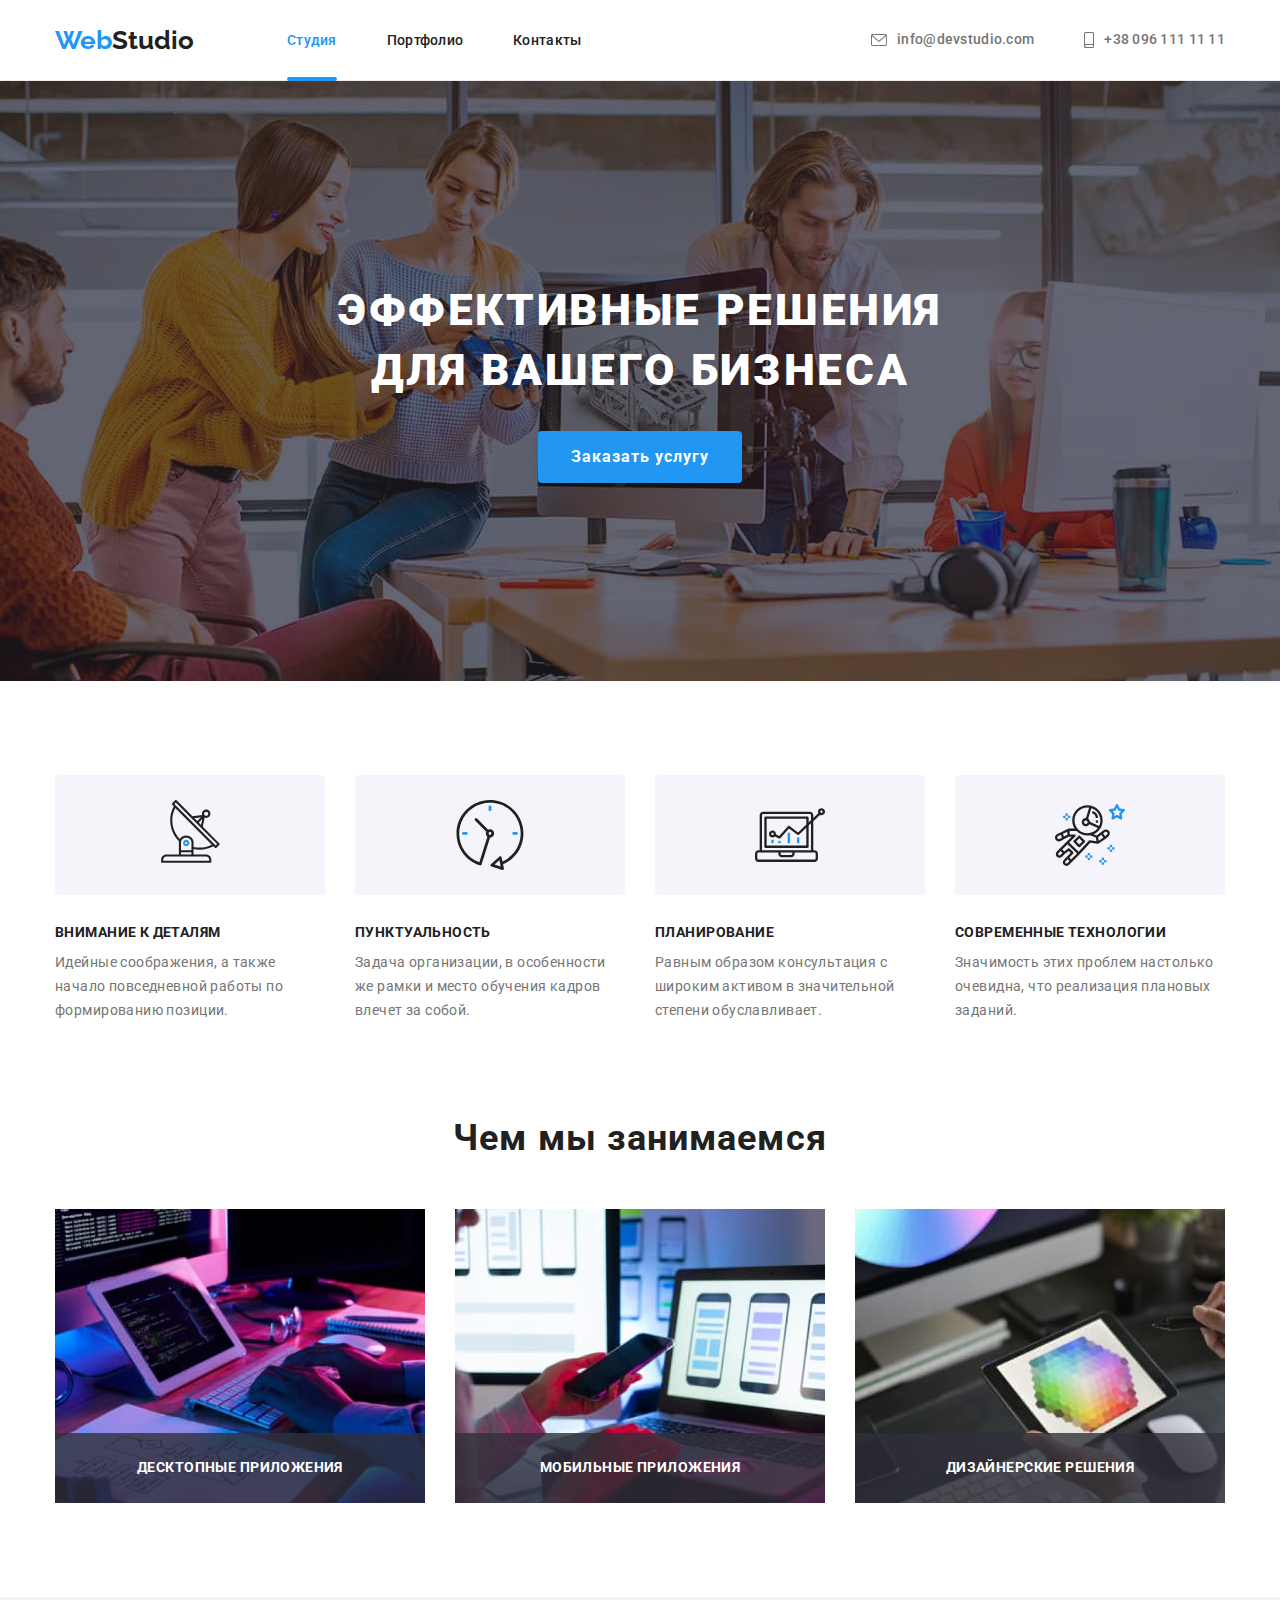
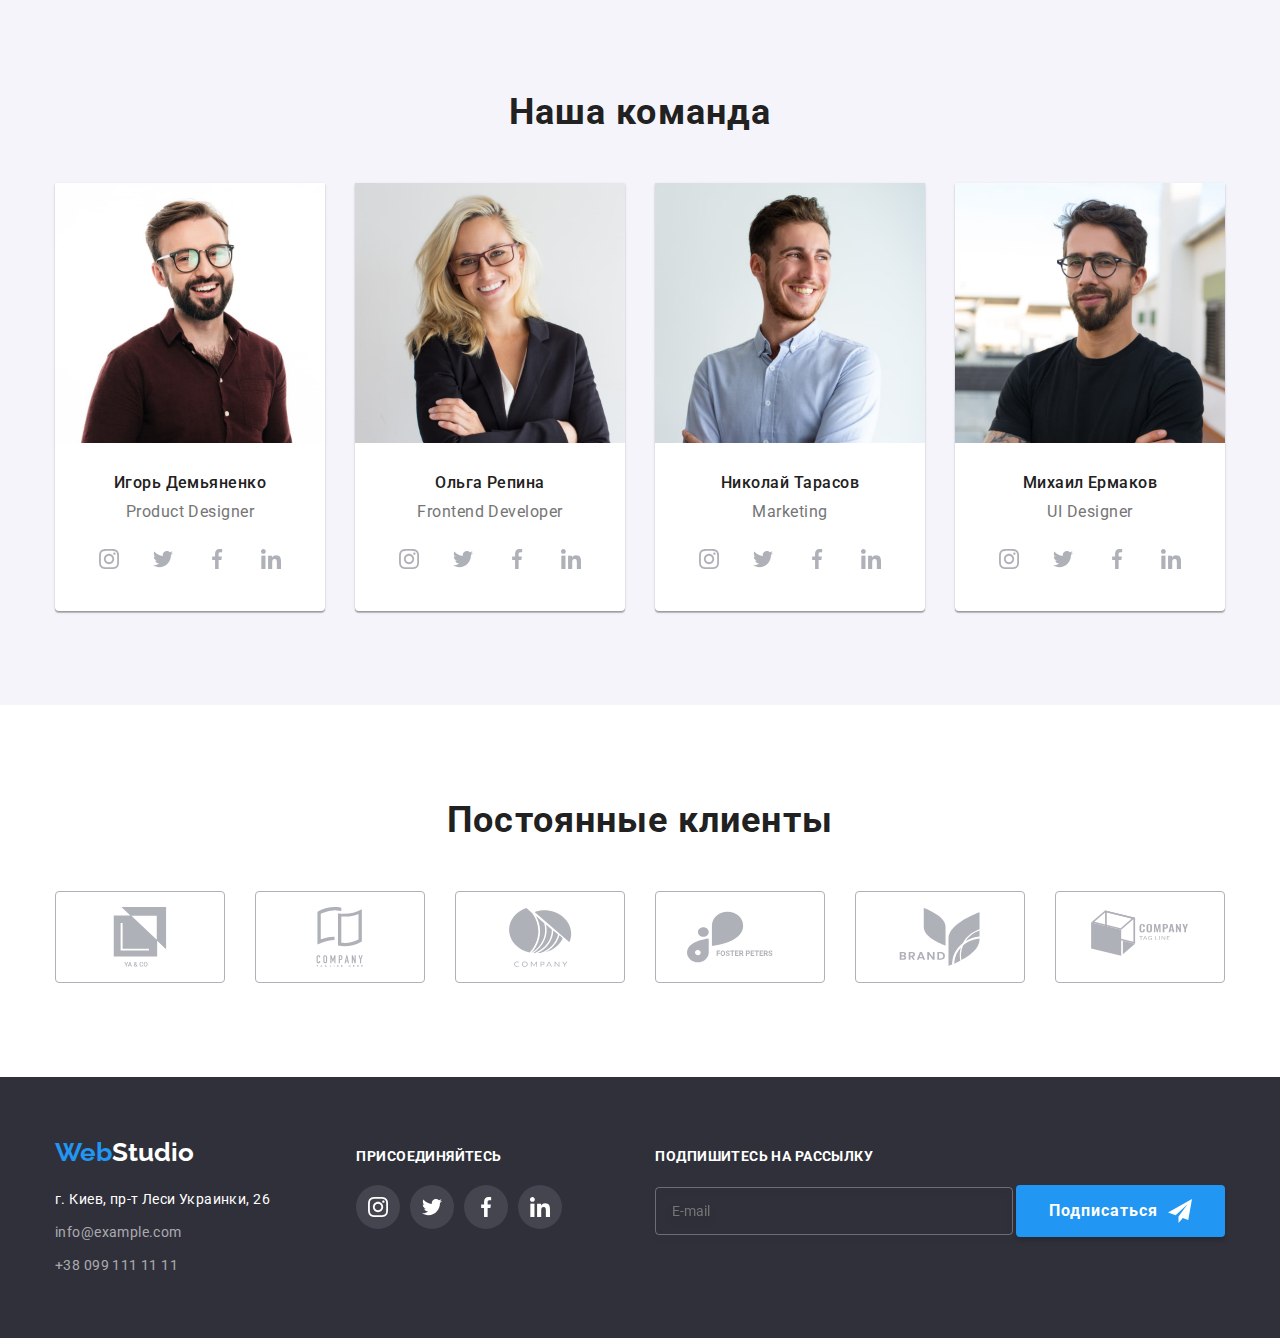
<file: index.html>
<!DOCTYPE html>
<html lang="ru">

<head>
	<meta charset="UTF-8" />
	<meta http-equiv="X-UA-Compatible" content="IE=edge" />
	<meta name="viewport" content="width=device-width, initial-scale=1.0" />
	<title>WebStudio</title>
	<link rel="preconnect" href="https://fonts.googleapis.com" />
	<link rel="preconnect" href="https://fonts.gstatic.com" crossorigin />
	<link href="https://fonts.googleapis.com/css2?family=Raleway:wght@700&family=Roboto:wght@400;500;700;900&display=swap"
		rel="stylesheet" />
	<link rel="stylesheet"
		href="https://cdnjs.cloudflare.com/ajax/libs/modern-normalize/1.1.0/modern-normalize.min.css" />
	<link rel="stylesheet" href="./css/main.min.css" />
</head>

<body>
	<!--header-->
	<header class="header">
		<div class="header__content container">
			<nav class="main__nav">
				<a class="logo" href="./index.html"><span class="logo__accent">Web</span>Studio</a>
				<ul class="site--nav">
					<li class="site--nav__item">
						<a href="./index.html" class="site--nav__link site--nav__current">Студия</a>
					</li>
					<li class="site--nav__item">
						<a href="./portfolio.html" class="site--nav__link ">Портфолио</a>
					</li>
					<li class="site--nav__item">
						<a href="#" class="site--nav__link">Контакты</a>
					</li>
				</ul>
			</nav>
			<ul class="connection">
				<li class="connection__item">
					<a href="mailto:info@devstudio.com" class="connection__link">
						<svg class="contact__icon" width="16px" height="12px">
							<use href="./images/sprite/sprite.svg#envelope"></use>
						</svg>
						info@devstudio.com
					</a>
				</li>
				<li class="connection__item">
					<a href="tel:+380961111111" class="connection__link">
						<svg class="contact__icon" width="10px" height="16px">
							<use href="./images/sprite/sprite.svg#smartphone"></use>
						</svg>
						+38 096 111 11 11
					</a>
				</li>
			</ul>
		</div>
	</header>
	<main>
		<!--hero-->
		<section class="hero">
			<h1 class="hero__title">Эффективные решения для вашего бизнеса</h1>
			<button type="button" class=" hero__button" data-modal-open>Заказать услугу</button>
		</section>
		<!--benefits-->
		<section class="section">
			<div class="container">
				<h2 class="visually--hidden">Наши преимущества</h2>
				<!-- скрито в css -->
				<ul class="benefits">
					<li class="benefits__item">
						<div class="benefits__icon-container">
							<svg class="benefits__icon" width="70px" height="70px">
								<use href="./images/sprite/sprite.svg#antenna"></use>
							</svg>
						</div>
						<h3 class="benefits__title">Внимание к деталям</h3>
						<p class="benefits__text">
							Идейные соображения, а также начало повседневной работы по формированию позиции.
						</p>
					</li>
					<li class="benefits__item">
						<div class="benefits__icon-container">
							<svg class="benefits__icon" width="70px" height="70px">
								<use href="./images/sprite/sprite.svg#clock"></use>
							</svg>
						</div>
						<h3 class="benefits__title">Пунктуальность</h3>
						<p class="benefits__text">
							Задача организации, в особенности же рамки и место обучения кадров влечет за собой.
						</p>
					</li>
					<li class="benefits__item">
						<div class="benefits__icon-container">
							<svg class="benefits__icon" width="70px" height="70px">
								<use href="./images/sprite/sprite.svg#diagram"></use>
							</svg>
						</div>
						<h3 class="benefits__title">Планирование</h3>
						<p class="benefits__text">
							Равным образом консультация с широким активом в значительной степени обуславливает.
						</p>
					</li>
					<li class="benefits__item">
						<div class="benefits__icon-container">
							<svg class="benefits__icon" width="70px" height="70px">
								<use href="./images/sprite/sprite.svg#astronaut"></use>
							</svg>
						</div>
						<h3 class="benefits__title">Современные технологии</h3>
						<p class="benefits__text">
							Значимость этих проблем настолько очевидна, что реализация плановых заданий.
						</p>
					</li>
				</ul>
			</div>
		</section>
		<!--services-->
		<section class="section section__no-pading-top">
			<div class="container">
				<h2 class="section__title">Чем мы занимаемся</h2>
				<ul class="services">
					<li class="services__item">
						<div class="services__thumb">
							<img src="./images/work/work1.jpg" alt="Десктопные приложения" width="370" height="294" />
							<div class="services__overlay">
								<p class="services__name">Десктопные приложения</p>
							</div>
						</div>
					</li>
					<li class="services__item">
						<div class="services__thumb">
							<img src="./images/work/work2.jpg" alt="Мобильные приложения" width="370" height="294" />
							<div class="services__overlay">
								<p class="services__name">Мобильные приложения</p>
							</div>
						</div>
					</li>
					<li class="services__item">
						<div class="services__thumb">
							<img src="./images/work/work3.jpg" alt="Дизайнерские решения" width="370" height="294" />
							<div class="services__overlay">
								<p class="services__name">Дизайнерские решения</p>
							</div>
						</div>
					</li>
				</ul>
			</div>
		</section>
		<!--team-->
		<section class="section section__gray-background">
			<div class="container">
				<h2 class="section__title">Наша команда</h2>
				<ul class="team">
					<li class="team__item">
						<img class="team__photo" src="./images/employee/employee1.jpg" alt="Игорь Демьяненко" width="270"
							height="260" />
						<div class="team__card-information">
							<h3 class="team__title">Игорь Демьяненко</h3>
							<p lang="en" class="team__text">Product Designer</p>
							<ul class="social">
								<li class="social__item">
									<a class="social__link" href="#">
										<svg class="social__icon" width="20px" height="20px">
											<use href="./images/sprite/sprite.svg#instagram"></use>
										</svg>
									</a>
								</li>
								<li class="social__item">
									<a class="social__link" href="#">
										<svg class="social__icon" width="20px" height="20px">
											<use href="./images/sprite/sprite.svg#twitter"></use>
										</svg>
									</a>
								</li>
								<li class="social__item">
									<a class="social__link" href="#">
										<svg class="social__icon" width="20px" height="20px">
											<use href="./images/sprite/sprite.svg#facebook"></use>
										</svg>
									</a>
								</li>
								<li class="social__item">
									<a class="social__link" href="#">
										<svg class="social__icon" width="20px" height="20px">
											<use href="./images/sprite/sprite.svg#linkedin"></use>
										</svg>
									</a>
								</li>
							</ul>
						</div>
					</li>
					<li class="team__item">
						<img class="team__photo" src="./images/employee/employee2.jpg" alt="Ольга Репина" width="270"
							height="260" />
						<div class="team__card-information">
							<h3 class="team__title">Ольга Репина</h3>
							<p lang="en" class="team__text">Frontend Developer</p>
							<ul class="social">
								<li class="social__item">
									<a class="social__link" href="#">
										<svg class="social__icon" width="20px" height="20px">
											<use href="./images/sprite/sprite.svg#instagram"></use>
										</svg>
									</a>
								</li>
								<li class="social__item">
									<a class="social__link" href="#">
										<svg class="social__icon" width="20px" height="20px">
											<use href="./images/sprite/sprite.svg#twitter"></use>
										</svg>
									</a>
								</li>
								<li class="social__item">
									<a class="social__link" href="#">
										<svg class="social__icon" width="20px" height="20px">
											<use href="./images/sprite/sprite.svg#facebook"></use>
										</svg>
									</a>
								</li>
								<li class="social__item">
									<a class="social__link" href="#">
										<svg class="social__icon" width="20px" height="20px">
											<use href="./images/sprite/sprite.svg#linkedin"></use>
										</svg>
									</a>
								</li>
							</ul>
						</div>
					</li>
					<li class="team__item">
						<img class="team__photo" src="./images/employee/employee3.jpg" alt="Николай Тарасов" width="270"
							height="260" />
						<div class="team__card-information">
							<h3 class="team__title">Николай Тарасов</h3>
							<p lang="en" class="team__text">Marketing</p>
							<ul class="social">
								<li class="social__item">
									<a class="social__link" href="#">
										<svg class="social__icon" width="20px" height="20px">
											<use href="./images/sprite/sprite.svg#instagram"></use>
										</svg>
									</a>
								</li>
								<li class="social__item">
									<a class="social__link" href="#">
										<svg class="social__icon" width="20px" height="20px">
											<use href="./images/sprite/sprite.svg#twitter"></use>
										</svg>
									</a>
								</li>
								<li class="social__item">
									<a class="social__link" href="#">
										<svg class="social__icon" width="20px" height="20px">
											<use href="./images/sprite/sprite.svg#facebook"></use>
										</svg>
									</a>
								</li>
								<li class="social__item">
									<a class="social__link" href="#">
										<svg class="social__icon" width="20px" height="20px">
											<use href="./images/sprite/sprite.svg#linkedin"></use>
										</svg>
									</a>
								</li>
							</ul>
						</div>
					</li>
					<li class="team__item">
						<img class="team__photo" src="./images/employee/employee4.jpg" alt="Михаил Ермаков" width="270"
							height="260" />
						<div class="team__card-information">
							<h3 class="team__title">Михаил Ермаков</h3>
							<p lang="en" class="team__text">UI Designer</p>
							<ul class="social">
								<li class="social__item">
									<a class="social__link" href="#">
										<svg class="social__icon" width="20px" height="20px">
											<use href="./images/sprite/sprite.svg#instagram"></use>
										</svg>
									</a>
								</li>
								<li class="social__item">
									<a class="social__link" href="#">
										<svg class="social__icon" width="20px" height="20px">
											<use href="./images/sprite/sprite.svg#twitter"></use>
										</svg>
									</a>
								</li>
								<li class="social__item">
									<a class="social__link" href="#">
										<svg class="social__icon" width="20px" height="20px">
											<use href="./images/sprite/sprite.svg#facebook"></use>
										</svg>
									</a>
								</li>
								<li class="social__item">
									<a class="social__link" href="#">
										<svg class="social__icon" width="20px" height="20px">
											<use href="./images/sprite/sprite.svg#linkedin"></use>
										</svg>
									</a>
								</li>
							</ul>
						</div>
					</li>
				</ul>
			</div>
		</section>
		<!-- clients -->
		<section class="section">
			<div class="container">
				<h2 class="section__title">Постоянные клиенты</h2>
				<ul class="clients">
					<li class="client__item">
						<a class="client__link" href="#">
							<svg class="client__icon" width="106px" height="60px">
								<use href="./images/sprite/sprite.svg#group-5"></use>
							</svg>
						</a>
					</li>
					<li class="client__item">
						<a class="client__link" href="#">
							<svg class="client__icon" width="106px" height="60px">
								<use href="./images/sprite/sprite.svg#group-4"></use>
							</svg>
						</a>
					</li>
					<li class="client__item">
						<a class="client__link" href="#">
							<svg class="client__icon" width="106px" height="60px">
								<use href="./images/sprite/sprite.svg#group-3"></use>
							</svg>
						</a>
					</li>
					<li class="client__item">
						<a class="client__link" href="#">
							<svg class="client__icon" width="106px" height="60px">
								<use href="./images/sprite/sprite.svg#group-6"></use>
							</svg>
						</a>
					</li>
					<li class="client__item">
						<a class="client__link" href="#">
							<svg class="client__icon" width="106px" height="60px">
								<use href="./images/sprite/sprite.svg#group-1"></use>
							</svg>
						</a>
					</li>
					<li class="client__item">
						<a class="client__link" href="#">
							<svg class="client__icon" width="106px" height="60px">
								<use href="./images/sprite/sprite.svg#group-2"></use>
							</svg>
						</a>
					</li>
				</ul>
			</div>
		</section>
	</main>
	<!--footer-->
	<footer class="footer__background">
		<div class="container footer">
			<div class="contacts__group">
				<a class="footer__logo" href="./index.html"><span class="footer__logo--accent">Web</span>Studio</a>
				<address>
					<ul class="contacts">
						<li class="contacts__item">
							<a class="contacts__location" href="https://www.google.com/maps/place/бул.+Леси+Украинки,+26,+Киев"
								target="_blank" rel="noreferrer noopener nofollow">г. Киев, пр-т Леси Украинки, 26</a>
						</li>
						<li class="contacts__item">
							<a class="contacts__mail-tel" href="mailto:info@example.com">info@example.com</a>
						</li>
						<li class="contacts__item">
							<a class="contacts__mail-tel" href="tel:+380991111111">+38 099 111 11 11</a>
						</li>
					</ul>
				</address>
			</div>
			<div class="links">
				<p class="links__text-title">присоединяйтесь</p>
				<ul class="links-list">
					<li class="links-list__item">
						<a class="links-list__link" href="#">
							<svg class="links-list__icon" width="20px" height="20px">
								<use href="./images/sprite/sprite.svg#instagram"></use>
							</svg>
						</a>
					</li>
					<li class="links-list__item">
						<a class="links-list__link" href="#">
							<svg class="links-list__icon" width="20px" height="20px">
								<use href="./images/sprite/sprite.svg#twitter"></use>
							</svg>
						</a>
					</li>
					<li class="links-list__item">
						<a class="links-list__link" href="#">
							<svg class="links-list__icon" width="20px" height="20px">
								<use href="./images/sprite/sprite.svg#facebook"></use>
							</svg>
						</a>
					</li>
					<li class="links-list__item">
						<a class="links-list__link" href="#">
							<svg class="links-list__icon" width="20px" height="20px">
								<use href="./images/sprite/sprite.svg#linkedin"></use>
							</svg>
						</a>
					</li>
				</ul>
			</div>
			<div class="footer-form">
				<p class="footer-text-title footer-form__footer-text-title">Подпишитесь на рассылку</p>
				<input class="footer-form__input-email" type="email" name="email" placeholder="E-mail" />
				<button class="button button--contained footer-form_button--contained" type="submit">
					Подписаться
					<svg class="button__icon" width="24px" height="24px">
						<use href="./images/sprite/sprite.svg#Telegram"></use>
					</svg>
				</button>
			</div>
		</div>
	</footer>
	<!-- modal win -->
	<div class="backdrop is-hidden" data-modal>
		<div class="modal__close">
			<button class="button__close" type="button" data-modal-close>
				<svg class="close__cross-icon" width="18px" height="18px">
					<use href="./images/sprite/sprite.svg#icon-Vector"></use>
				</svg>
			</button>
			<form class="modal__form" autocomplete="off">
				<p class="modal__form--text">Оставьте свои данные, мы вам перезвоним</p>

				<label class="modal_form-field">
					<span class="modal_form-description">Имя</span>
					<span class="modal_form-wrapper">
						<input type="text" name="user_name" class="modal_form-input" required pattern="^[a-zA-Zа-яА-ЯіїІЇ]+$"
							minlength="2" />
						<svg class="modal_input-icon" width="18" height="18">
							<use href="./images/sprite/sprite.svg#person"></use>
						</svg>
					</span>
				</label>

				<label class="modal_form-field">
					<span class="modal_form-description">Телефон</span>
					<span class="modal_form-wrapper">
						<input type="tel" name="user_phone" class="modal_form-input" pattern="[0-9]{3}[0-9]{3}[0-9]{2}[0-9]{2}"
							title="xxx xxx xx xx" required />
						<svg class="modal_input-icon" width="18" height="18">
							<use href="./images/sprite/sprite.svg#phone"></use>
						</svg>
					</span>
				</label>

				<label class="modal_form-field">
					<span class="modal_form-description">Почта</span>
					<span class="modal_form-wrapper">
						<input type="email" name="user_email" class="modal_form-input" />
						<svg class="modal_input-icon" width="18" height="18">
							<use href="./images/sprite/sprite.svg#email-black"></use>
						</svg>
					</span>
				</label>

				<label class="modal_form-field">
					<span class="modal_form-description">Комментарий</span>
					<textarea name="user_message" class="modal_form-message" placeholder="Введите текст"></textarea>
				</label>

				<input class="modal_check-policy visually--hidden" id="user-policy" type="checkbox" name="user_policy" />
				<label class="modal_description" for="user-policy">
					Соглашаюсь с рассылкой и принимаю&nbsp;
					<a href="" class="modal_form-link">Условия договора</a>
				</label>

				<button type="submit" class="modal_form-submit">Отправить</button>
			</form>
		</div>
	</div>
	<script src="./js/modal.js"></script>
</body>

</html>
</file>
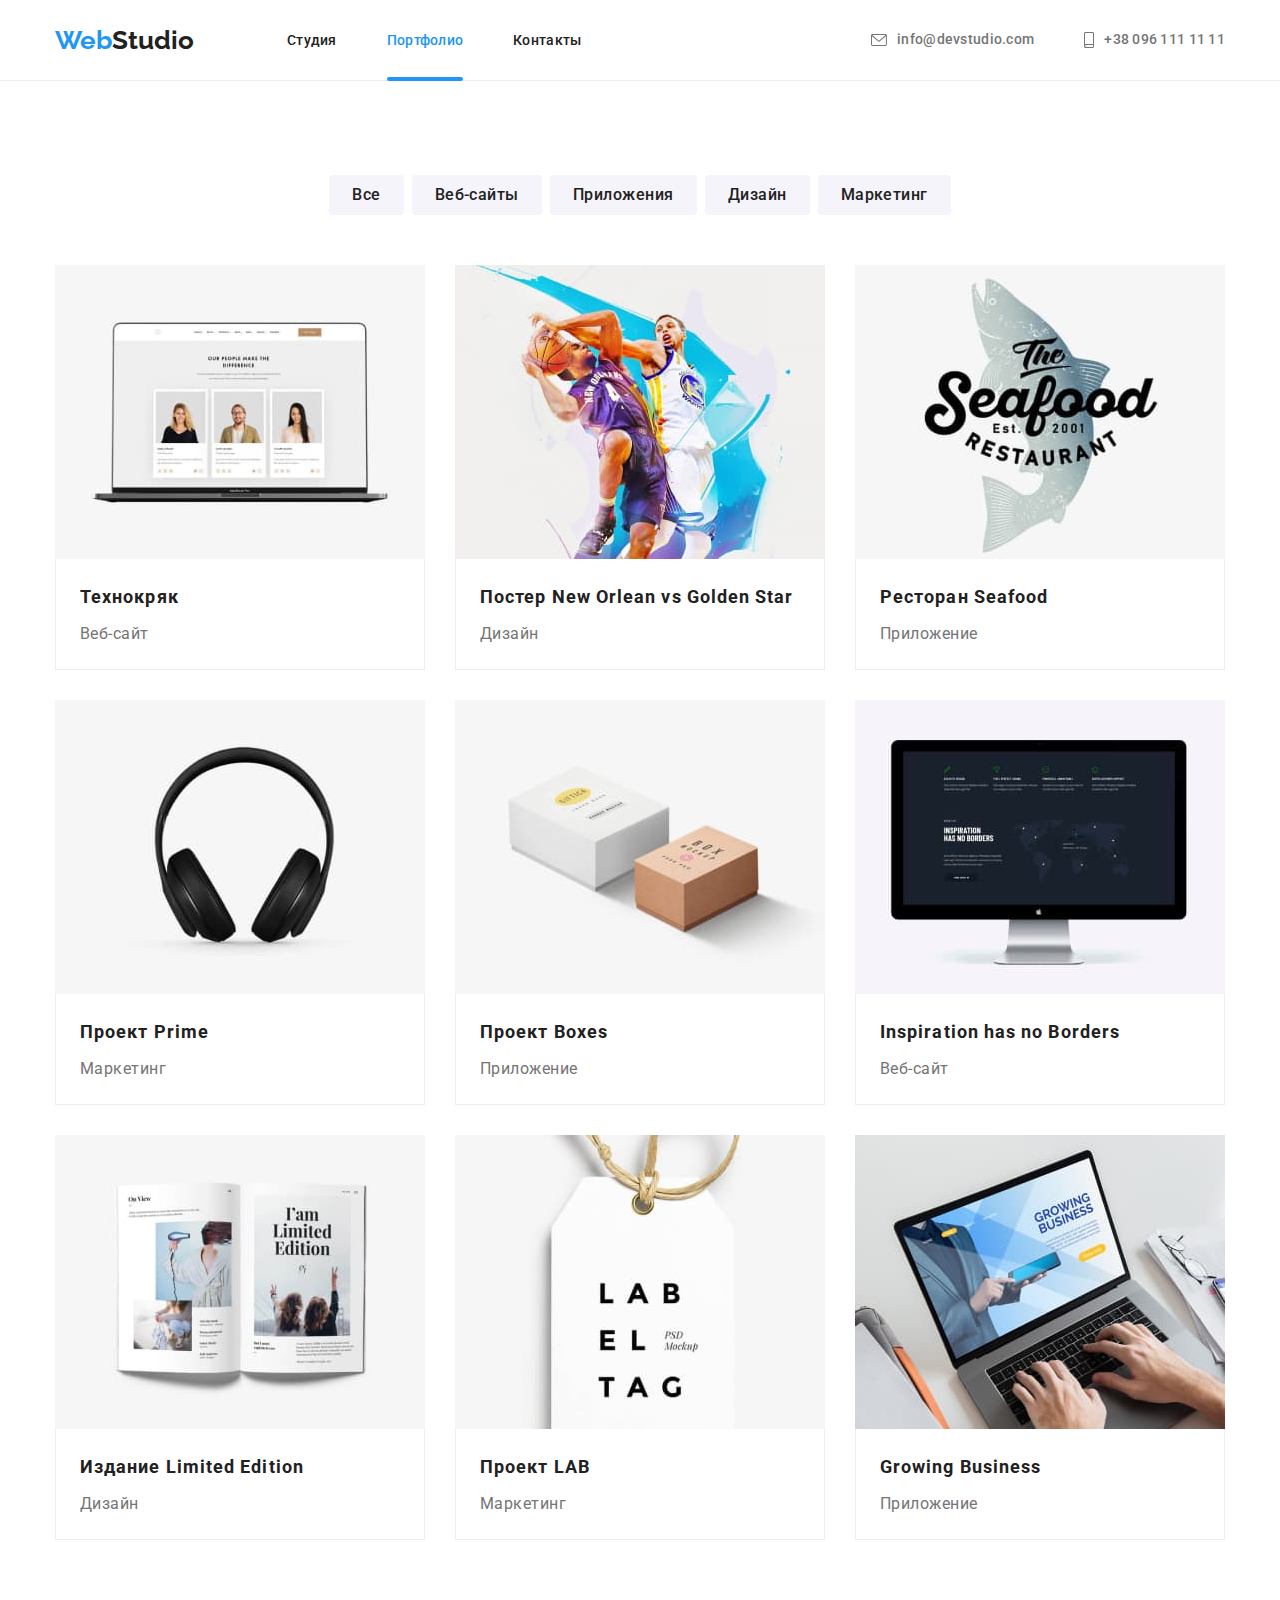
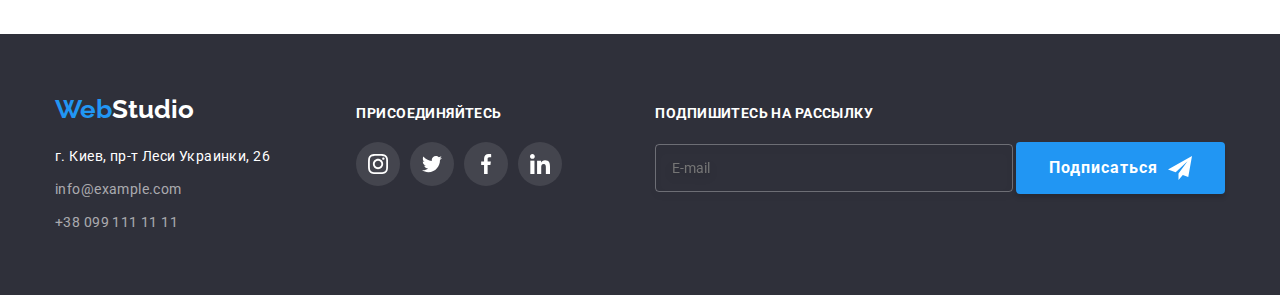
<file: portfolio.html>
<!DOCTYPE html>
<html lang="ru">

<head>
	<meta charset="UTF-8" />
	<meta http-equiv="X-UA-Compatible" content="IE=edge" />
	<meta name="viewport" content="width=device-width, initial-scale=1.0" />
	<title>WebStudio</title>
	<link rel="preconnect" href="https://fonts.googleapis.com" />
	<link rel="preconnect" href="https://fonts.gstatic.com" crossorigin />
	<link href="https://fonts.googleapis.com/css2?family=Raleway:wght@700&family=Roboto:wght@400;500;700;900&display=swap"
		rel="stylesheet" />
	<link rel="stylesheet"
		href="https://cdnjs.cloudflare.com/ajax/libs/modern-normalize/1.1.0/modern-normalize.min.css" />
	<link rel="stylesheet" href="./css/main.min.css" />
</head>

<body>
	<!--header-->
	<header class="header">
		<div class="header__content container">
			<nav class="main__nav">
				<a class="logo" href="./index.html"><span class="logo__accent">Web</span>Studio</a>
				<ul class="site--nav">
					<li class="site--nav__item">
						<a href="./index.html" class="site--nav__link">Студия</a>
					</li>
					<li class="site--nav__item">
						<a href="./portfolio.html" class="site--nav__link site--nav__current">Портфолио</a>
					</li>
					<li class="site--nav__item">
						<a href="#" class="site--nav__link">Контакты</a>
					</li>
				</ul>
			</nav>
			<ul class="connection">
				<li class="connection__item">
					<a href="mailto:info@devstudio.com" class="connection__link">
						<svg class="contact__icon" width="16px" height="12px">
							<use href="./images/sprite/sprite.svg#envelope"></use>
						</svg>
						info@devstudio.com
					</a>
				</li>
				<li class="connection__item">
					<a href="tel:+380961111111" class="connection__link">
						<svg class="contact__icon" width="10px" height="16px">
							<use href="./images/sprite/sprite.svg#smartphone"></use>
						</svg>
						+38 096 111 11 11
					</a>
				</li>
			</ul>
		</div>
	</header>
	<main>
		<section class="section">
			<div class="container">
				<h1 class="visually--hidden">Наши работы</h1>
				<!-- скрито в css -->
				<ul class="filter__list">
					<li class="filter__item">
						<button type="button" class="filter__button button ">Все</button>
					</li>
					<li class="filter__item">
						<button type="button" class="filter__button button">Веб-сайты</button>
					</li>
					<li class="filter__item">
						<button type="button" class="filter__button button">Приложения</button>
					</li>
					<li class="filter__item">
						<button type="button" class="filter__button button">Дизайн</button>
					</li>
					<li class="filter__item">
						<button type="button" class="filter__button button">Маркетинг</button>
					</li>
				</ul>
				<ul class="card">
					<li class="card__item">
						<a class="card__link" href="#">
							<div class="card__container">
								<img class="card__image" src="./images/imagesportfolio/img1.jpg" alt="Изображение проекта"
									width="370" />
								<div class="card__overlay">
									<p class="card__text">Ресурс предлагает комплексные предложения с разным уровнем функционала и
										сервисов. Все это позволит
										посетителю получить исчерпывающие сведения о компании или частном лице
									</p>
								</div>
							</div>
							<div class="card__content">
								<h2 class="card__title-project">Технокряк</h2>
								<p class="card__project-description">Веб-сайт</p>
							</div>
						</a>
					</li>
					<li class="card__item">
						<a class="card__link" href="#">
							<div class="card__container">
								<img class="card__image" src="./images/imagesportfolio/img2.jpg" alt="Изображение проекта"
									width="370" />
								<div class="card__overlay">
									<p class="card__text">Ресурс предлагает комплексные предложения с разным уровнем функционала и
										сервисов. Все это позволит
										посетителю получить исчерпывающие сведения о компании или частном лице.
									</p>
								</div>
							</div>
							<div class="card__content">
								<h2 class="card__title-project">Постер New Orlean vs Golden Star</h2>
								<p class="card__project-description">Дизайн</p>
							</div>
						</a>
					</li>
					<li class="card__item">
						<a class="card__link" href="#">
							<div class="card__container">
								<img class="card__image" src="./images/imagesportfolio/img3.jpg" alt="Изображение проекта"
									width="370" />
								<div class="card__overlay">
									<p class="card__text">Ресурс предлагает комплексные предложения с разным уровнем функционала и
										сервисов. Все это позволит
										посетителю получить исчерпывающие сведения о компании или частном лице.
									</p>
								</div>
							</div>
							<div class="card__content">
								<h2 class="card__title-project">Ресторан Seafood</h2>
								<p class="card__project-description">Приложение</p>
							</div>
						</a>
					</li>
					<li class="card__item">
						<a class="card__link" href="#">
							<div class="card__container">
								<img class="card__image" src="./images/imagesportfolio/img4.jpg" alt="Изображение проекта"
									width="370" />
								<div class="card__overlay">
									<p class="card__text">Ресурс предлагает комплексные предложения с разным уровнем функционала и
										сервисов. Все это позволит
										посетителю получить исчерпывающие сведения о компании или частном лице.
									</p>
								</div>
							</div>
							<div class="card__content">
								<h2 class="card__title-project">Проект Prime</h2>
								<p class="card__project-description">Маркетинг</p>
							</div>
						</a>
					</li>
					<li class="card__item">
						<a class="card__link" href="#">
							<div class="card__container">
								<img class="card__image" src="./images/imagesportfolio/img5.jpg" alt="Изображение проекта"
									width="370" />
								<div class="card__overlay">
									<p class="card__text">Ресурс предлагает комплексные предложения с разным уровнем функционала и
										сервисов. Все это позволит
										посетителю получить исчерпывающие сведения о компании или частном лице.
									</p>
								</div>
							</div>
							<div class="card__content">
								<h2 class="card__title-project">Проект Boxes</h2>
								<p class="card__project-description">Приложение</p>
							</div>
						</a>
					</li>
					<li class="card__item">
						<a class="card__link" href="#">
							<div class="card__container">
								<img class="card__image" src="./images/imagesportfolio/img6.jpg" alt="Изображение проекта"
									width="370" />
								<div class="card__overlay">
									<p class="card__text">Ресурс предлагает комплексные предложения с разным уровнем функционала и
										сервисов. Все это позволит
										посетителю получить исчерпывающие сведения о компании или частном лице.
									</p>
								</div>
							</div>
							<div class="card__content">
								<h2 class="card__title-project">Inspiration has no Borders</h2>
								<p class="card__project-description">Веб-сайт</p>
							</div>
						</a>
					</li>
					<li class="card__item">
						<a class="card__link" href="#">
							<div class="card__container">
								<img class="card__image" src="./images/imagesportfolio/img7.jpg" alt="Изображение проекта"
									width="370" />
								<div class="card__overlay">
									<p class="card__text">Ресурс предлагает комплексные предложения с разным уровнем функционала и
										сервисов. Все это позволит
										посетителю получить исчерпывающие сведения о компании или частном лице.
									</p>
								</div>
							</div>
							<div class="card__content">
								<h2 class="card__title-project">Издание Limited Edition</h2>
								<p class="card__project-description">Дизайн</p>
							</div>
						</a>
					</li>
					<li class="card__item">
						<a class="card__link" href="#">
							<div class="card__container">
								<img class="card__image" src="./images/imagesportfolio/img8.jpg" alt="Изображение проекта"
									width="370" />
								<div class="card__overlay">
									<p class="card__text">Ресурс предлагает комплексные предложения с разным уровнем функционала и
										сервисов. Все это позволит
										посетителю получить исчерпывающие сведения о компании или частном лице.
									</p>
								</div>
							</div>
							<div class="card__content">
								<h2 class="card__title-project">Проект LAB</h2>
								<p class="card__project-description">Маркетинг</p>
							</div>
						</a>
					</li>
					<li class="card__item">
						<a class="card__link" href="#">
							<div class="card__container">
								<img class="card__image" src="./images/imagesportfolio/img9.jpg" alt="Изображение проекта"
									width="370" />
								<div class="card__overlay">
									<p class="card__text">Ресурс предлагает комплексные предложения с разным уровнем функционала и
										сервисов. Все это позволит
										посетителю получить исчерпывающие сведения о компании или частном лице.
									</p>
								</div>
							</div>
							<div class="card__content">
								<h2 class="card__title-project">Growing Business</h2>
								<p class="card__project-description">Приложение</p>
							</div>
						</a>
					</li>
				</ul>
			</div>
		</section>
	</main>
	<!--footer-->
	<footer class="footer__background">
		<div class="container footer">
			<div class="contacts__group">
				<a class="footer__logo" href="./index.html"><span class="footer__logo--accent">Web</span>Studio</a>
				<address>
					<ul class="contacts">
						<li class="contacts__item">
							<a class="contacts__location" href="https://www.google.com/maps/place/бул.+Леси+Украинки,+26,+Киев"
								target="_blank" rel="noreferrer noopener nofollow">г. Киев, пр-т Леси Украинки, 26</a>
						</li>
						<li class="contacts__item">
							<a class="contacts__mail-tel" href="mailto:info@example.com">info@example.com</a>
						</li>
						<li class="contacts__item">
							<a class="contacts__mail-tel" href="tel:+380991111111">+38 099 111 11 11</a>
						</li>
					</ul>
				</address>
			</div>
			<div class="links">
				<p class="links__text-title">присоединяйтесь</p>
				<ul class="links-list">
					<li class="links-list__item">
						<a class="links-list__link" href="#">
							<svg class="links-list__icon" width="20px" height="20px">
								<use href="./images/sprite/sprite.svg#instagram"></use>
							</svg>
						</a>
					</li>
					<li class="links-list__item">
						<a class="links-list__link" href="#">
							<svg class="links-list__icon" width="20px" height="20px">
								<use href="./images/sprite/sprite.svg#twitter"></use>
							</svg>
						</a>
					</li>
					<li class="links-list__item">
						<a class="links-list__link" href="#">
							<svg class="links-list__icon" width="20px" height="20px">
								<use href="./images/sprite/sprite.svg#facebook"></use>
							</svg>
						</a>
					</li>
					<li class="links-list__item">
						<a class="links-list__link" href="#">
							<svg class="links-list__icon" width="20px" height="20px">
								<use href="./images/sprite/sprite.svg#linkedin"></use>
							</svg>
						</a>
					</li>
				</ul>
			</div>
			<div class="footer-form">
				<p class="footer-text-title footer-form__footer-text-title">Подпишитесь на рассылку</p>
				<input class="footer-form__input-email" type="email" name="email" placeholder="E-mail" />
				<button class="button button--contained footer-form_button--contained" type="submit">
					Подписаться
					<svg class="button__icon" width="24px" height="24px">
						<use href="./images/sprite/sprite.svg#Telegram"></use>
					</svg>
				</button>
			</div>
		</div>
	</footer>
</body>

</html>
</file>
<file: css/main.min.css>
:root{--primery-color: #212121;--secondary-color: #757575;--accent-color: #2196F3;--accent-color-hover: #188CE8;--light-color: #FFFFFF;--backgound-gray-color: #F5F4FA;--link-client-color: #AFB1B8;--image-border: 1px solid #EEEEEE;--primery-font: "Roboto", sans-serif;--secondary-font: "Raleway", sans-serif;--normal-font: 400;--medium-font: 500;--bolt-font: 700;--bolder-font: 900;--primary-font-size: 14px;--secondary-font-size: 16px;--transition-dur-and-fun: color 250ms cubic-bezier(0.4, 0, 0.2, 1);--transition-dur-and-fun-bacol: background-color 250ms cubic-bezier(0.4, 0, 0.2, 1);--transition-dur-and-fun-portfol: 250ms cubic-bezier(0.4, 0, 0.2, 1)}.visually--hidden{position:absolute;white-space:nowrap;width:1px;height:1px;overflow:hidden;border:0;padding:0;clip:rect(0 0 0 0);-webkit-clip-path:inset(50%);clip-path:inset(50%);margin:-1px}body{background-color:var(--light-color);font-size:var(--primary-font-size);color:var(--primery-color);font-family:var(--primery-font);margin:0}h1,h2,h3,h4,p{margin-top:0;margin-bottom:0}ul,ol{list-style:none;margin-top:0;margin-bottom:0;padding-left:0}img{display:block;max-width:100%}button{cursor:pointer}.container{margin-left:auto;margin-right:auto;width:1200px;padding-left:15px;padding-right:15px}.section{padding-top:94px;padding-bottom:94px}.section__title{margin-top:0;margin-bottom:50px;font-weight:var(--bolt-font);font-size:36px;line-height:1.17;text-align:center;letter-spacing:.03em}.section__gray-background{background-color:var(--backgound-gray-color)}.section__no-pading-top{padding-top:0}.button--contained{border-radius:4px;padding:10px 32px;margin-left:auto;margin-right:auto;min-width:200px;color:var(--light-color);background-color:var(--accent-color);font-weight:var(--bolt-font);font-size:var(--secondary-font-size);line-height:1.88;letter-spacing:.06em;cursor:pointer;text-align:center;box-shadow:0px 4px 4px rgba(0,0,0,.15)}.button--contained:hover,.button--contained:focus{background-color:var(--accent-color-hover)}.button__icon{margin-left:10px;fill:var(--light-color)}.benefits{display:flex}.benefits__item:not(:last-child){margin-right:30px}.benefits__icon-container{display:flex;justify-content:center;align-items:center;width:270px;height:120px;background-color:var(--backgound-gray-color);margin-bottom:30px;border-radius:4px}.benefits__title{margin-top:0;margin-bottom:10px;font-weight:var(--bolt-font);font-size:var(--primary-font-size);line-height:1.14;letter-spacing:.03em;text-transform:uppercase}.benefits__text{margin-top:0;margin-bottom:0;color:var(--secondary-color);font-weight:var(--normal-font);font-size:var(--primary-font-size);line-height:1.71;letter-spacing:.03em}.card{display:flex;flex-wrap:wrap;margin-top:-30px;margin-left:-30px}.card>.card__item{flex-basis:calc(33.3333333333% - 30px);margin-left:30px;margin-top:30px}.card__link{display:block;text-decoration:none;color:var(--primery-color);transition:box-shadow var(--transition-dur-and-fun-portfol)}.card__link:hover,.card__link:focus{box-shadow:0px 1px 1px rgba(0,0,0,.12),0px 4px 4px rgba(0,0,0,.06),1px 4px 6px rgba(0,0,0,.16)}.card__container{position:relative;overflow:hidden}.card__image{margin-top:0;margin-bottom:0px}.card__overlay{position:absolute;left:0;top:0;width:100%;height:100%;background:rgba(33,150,243,.9);transform:translate(0, 101%);transition:var(--transition-dur-and-fun-portfol)}.card__link:hover .card__overlay,.card__link:focus .card__overlay{transform:translate(0, 0);transform:var(--transition-dur-and-fun-bacol)}.card__text{position:absolute;width:322px;top:50%;left:50%;transform:translate(-50%, -50%);margin-top:0;margin-bottom:0;font-weight:var(--normal-font);font-size:18px;line-height:1.56;letter-spacing:.03em;color:var(--light-color)}.card__title-project{margin-top:0;margin-bottom:4px;font-size:18px;font-weight:var(--bolt-font);line-height:2;letter-spacing:.06em}.card__project-description{margin-top:0;margin-bottom:0;color:var(--secondary-color);font-weight:var(--normal-font);font-size:var(--secondary-font-size);line-height:1.88;letter-spacing:.03em}.card__content{padding:20px 24px;border-bottom:var(--image-border);border-right:var(--image-border);border-left:var(--image-border)}.clients{display:flex;justify-content:center;align-items:center}.client__item{width:170px;height:92px}.client__item:not(:last-child){margin-right:30px}.client__link{display:flex;align-items:center;justify-content:center;color:var(--link-client-color);width:100%;height:100%;border:1px solid currentColor;border-radius:4px;transition:var(--transition-dur-and-fun)}.client__link:hover,.client__link:focus{color:var(--accent-color);border-color:currclient__link}.client__icon{fill:currentColor}.connection{display:flex;align-items:center;margin-left:auto}.connection__link{display:flex;align-items:center;color:var(--secondary-color);font-weight:var(--medium-font);line-height:1.14;letter-spacing:.02em;text-decoration:none;transition:var(--transition-dur-and-fun)}.connection__link:hover,.connection__link:focus{color:var(--accent-color)}.contact__icon{fill:currentColor;margin-right:10px}.contact__icon:hover,.contact__icon:focus{fill:currentColor}.connection__item:last-child{margin-left:50px}.filter__list{display:flex;justify-content:center;margin-bottom:50px}.filter__list .filter__item:not(:last-child){margin-right:8px}.filter__button{padding:6px 22px;border-radius:4px;color:var(--primery-color);background-color:var(--backgound-gray-color);font-family:var(--primery-font);font-weight:var(--medium-font);font-size:var(--secondary-font-size);line-height:1.62;text-align:center;letter-spacing:.03em;cursor:pointer}.filter__button:hover,.filter__button:focus{color:var(--light-color);background-color:var(--accent-color);box-shadow:0px 3px 1px rgba(0,0,0,.1),0px 1px 2px rgba(0,0,0,.08),0px 2px 2px rgba(0,0,0,.12)}.footer__background{background-color:#2f303a;padding-top:60px;padding-bottom:60px}.footer{display:flex;align-items:baseline}.contacts__group{flex-grow:1}.footer-form{margin-left:93px}.footer-text-title{font-family:var(--primery-font);font-weight:var(--bolt-font);font-size:var(--primary-font-size);line-height:1.14;letter-spacing:.03em;text-transform:uppercase;color:var(--light-color);margin-top:0;margin-bottom:20px}.footer-form__input-email{width:358px;padding:15px 16px;background:rgba(0,0,0,0);border:1px solid rgba(255,255,255,.3);filter:drop-shadow(0px 4px 4px rgba(0, 0, 0, 0.15));border-radius:4px;color:var(--light-color)}.footer-form_button--contained{display:inline-flex;align-items:center}.footer__logo{display:inline-block;margin-bottom:20px;color:var(--light-color);font-family:var(--secondary-font);font-size:26px;font-weight:700;line-height:1.19;text-decoration:none;letter-spacing:.03}.footer__logo--accent{color:var(--accent-color)}.contacts{display:inline-block}.contacts .contacts__item:not(:last-child){margin-bottom:9px}.contacts__item{display:block;margin-top:0}.contacts__location{color:var(--light-color);font-style:normal;font-weight:var(--normal-font);font-size:var(--primary-font-size);line-height:1.71;letter-spacing:.03em;text-decoration:none;transition:var(--transition-dur-and-fun)}.contacts__location:hover,.contacts__location:focus{color:var(--accent-color)}.contacts__mail-tel{color:rgba(255,255,255,.6);font-style:normal;font-weight:var(--normal-font);font-size:var(--primary-font-size);line-height:1.71;letter-spacing:.03em;text-decoration:none;transition:var(--transition-dur-and-fun)}.contacts__mail-tel:hover,.contacts__mail-tel:focus{color:var(--accent-color)}.links{margin-left:70px}.links__text-title{font-family:var(--primery-font);font-weight:var(--bolt-font);font-size:var(--primary-font-size);line-height:1.14;letter-spacing:.03em;text-transform:uppercase;color:#fff;margin-top:0;margin-bottom:20px}.links-list{display:flex;gap:10px}.links-list__item{width:44px;height:44px}.links-list__link{display:flex;justify-content:center;align-items:center;width:100%;height:100%;text-decoration:none;color:var(--light-color);background-color:rgba(255,255,255,.1);border-radius:50%;transition:var(--transition-dur-and-fun-bacol)}.links-list__link:hover,.links-list__link:focus{background-color:var(--accent-color)}.links-list__icon{fill:currentColor}.links-text{font-family:var(--primery-font);font-weight:var(--bolt-font);font-size:var(--primary-font-size);line-height:1.14;letter-spacing:.03em;text-transform:uppercase;color:#fff;margin-top:0;margin-bottom:20px}.backdrop{position:fixed;top:0;left:0;z-index:100;width:100%;height:100%;background-color:rgba(0,0,0,.2);opacity:1;transition:opacity var(--transition-dur-and-fun-portfol),visibility var(--transition-dur-and-fun-portfol)}.backdrop.is-hidden{opacity:0;visibility:hidden;pointer-events:none}.backdrop.is-hidden .modal__close{transform:translate(-50%, -50%) scale(1.1)}.modal__close{position:absolute;top:50%;left:50%;width:528px;border-radius:4px;box-shadow:0px 1px 3px rgba(0,0,0,.12),0px 1px 1px rgba(0,0,0,.14),0px 2px 1px rgba(0,0,0,.2);background:var(--light-color);transform:translate(-50%, -50%);transition:transform var(--transition-dur-and-fun-portfol)}.button__close{position:absolute;top:8px;right:8px;width:30px;height:30px;border:1px solid rgba(0,0,0,.1);border-radius:50%;background-color:var(--light-color);cursor:pointer}.close__cross-icon{position:absolute;top:50%;left:50%;transform:translate(-50%, -50%);fill:#000;transition:fill var(--transition-dur-and-fun-portfol),var(--transition-dur-and-fun)}.button__close:hover .close__cross-icon,.button__close:focus .close__cross-icon{fill:var(--accent-color)}.modal__form{padding:40px;display:flex;flex-direction:column}.modal__form--text{font-weight:700;font-size:20px;line-height:1.5;text-align:center;letter-spacing:.03em;color:var(--primery-color);margin-bottom:12px}.modal_form-field{margin-bottom:20px}.modal_form-description{display:block;font-size:12px;line-height:1.16;letter-spacing:.01em;color:var(--secondary-color);margin-bottom:4px}.modal_form-wrapper{display:block;position:relative}.modal_form-input{width:100%;height:40px;border:1px solid rgba(33,33,33,.2);border-radius:4px;padding:12px;padding-left:42px;transition:border-color var(--transition-dur-and-fun-portfol)}.modal_form-input:focus{outline:none;border-color:var(--accent-color)}.modal_input-icon{position:absolute;top:50%;left:12px;fill:var(--primery-color);transform:translateY(-50%);transition:fill aar(--transition-dur-and-fun-portfol)}.modal_form-input:focus+.modal_input-icon{fill:var(--accent-color)}.modal_form-message{resize:none;display:block;width:100%;height:120px;padding:12px 16px;border:1px solid rgba(33,33,33,.2);border-radius:4px;transition:border-color var(--transition-dur-and-fun-portfol)}.modal_form-message:focus{outline:none;border-color:var(--accent-color)}.modal_form-message::-moz-placeholder{font-size:12px;line-height:1.16;letter-spacing:.01em;color:rgba(117,117,117,.5)}.modal_form-message:-ms-input-placeholder{font-size:12px;line-height:1.16;letter-spacing:.01em;color:rgba(117,117,117,.5)}.modal_form-message::placeholder{font-size:12px;line-height:1.16;letter-spacing:.01em;color:rgba(117,117,117,.5)}.modal_form-link{line-height:1.71;letter-spacing:.03em;-webkit-text-decoration-line:underline;text-decoration-line:underline;color:var(--accent-color)}.modal_description{justify-content:center;font-size:14px;line-height:1.71;letter-spacing:.03em;color:var(--secondary-color);display:flex;align-items:center;margin-bottom:30px}.modal_description::before{content:"";display:block;width:16px;height:15px;border:2px solid var(--primery-color);border-radius:2px;transition:border-color var(--transition-dur-and-fun-portfol),var(--transition-dur-and-fun-bacol);margin-right:8px}.modal_check-policy:checked+.modal_description::before{background-color:var(--accent-color);border-color:var(--accent-color);background-image:url(../images/iconcheck.svg);background-position:center;background-size:16px 15px}.modal_check-policy:focus+.modal_description::before{outline:1px solid var(--accent-color)}.modal_form-submit{align-self:center;font-weight:700;font-size:16px;line-height:1.88;letter-spacing:.06em;padding:10px 56px;color:var(--light-color);background-color:var(--accent-color);box-shadow:0px 4px 4px rgba(0,0,0,.15);border-radius:4px;border:none}.modal_form-submit:focus,.modal_form-submit:hover{background-color:var(--accent-color-hover)}.header{border-bottom:1px solid #ececec}.header__content{display:flex;align-items:center}.main__nav{display:flex;align-items:center}.site--nav{display:flex}.site--nav .site--nav__item:not(:last-child){margin-right:50px}.menu-item{position:relative}.site--nav__link{display:block;position:relative;color:var(--primery-color);font-weight:var(--medium-font);text-decoration:none;line-height:1.14;letter-spacing:.02em;padding-bottom:32px;padding-top:32px;bottom:-1px;transition:var(--transition-dur-and-fun)}.site--nav__link:hover,.site--nav__link:focus{color:var(--accent-color)}.site--nav__link.site--nav__current{color:var(--accent-color)}.site--nav__current::after{content:"";position:absolute;left:0;bottom:0;display:block;width:100%;height:4px;border-radius:2px;background-color:var(--accent-color)}.logo{color:var(--primery-color);font-family:var(--secondary-font);font-size:26px;font-weight:var(--bolt-font);line-height:1.19;text-decoration:none;letter-spacing:.03;margin-right:93px}.logo__accent{color:var(--accent-color)}.button{font-family:inherit;border:1px solid rgba(0,0,0,0);transition:var(--transition-dur-and-fun),var(--transition-dur-and-fun-bacol),box-shadow var(--transition-dur-and-fun-portfol)}.hero{max-width:1600px;height:600px;margin-left:auto;margin-right:auto;background-color:#2f303a;text-align:center;padding-top:200px;padding-bottom:200px;background-image:linear-gradient(to right, rgba(47, 48, 58, 0.4), rgba(47, 48, 58, 0.4)),url(../images/hero/hover.jpg);background-repeat:no-repeat;background-position:center;background-size:auto}.hero__title{width:696px;margin-left:auto;margin-right:auto;margin-top:0;margin-bottom:30px;color:var(--light-color);font-weight:var(--bolder-font);font-size:44px;font-family:var(--primery-font);line-height:1.36;letter-spacing:.06em;text-transform:uppercase}.hero__button{box-shadow:0px 4px 4px rgba(0,0,0,.15);border-radius:4px;padding:10px 32px;margin-left:auto;margin-right:auto;min-width:200px;color:var(--light-color);background-color:var(--accent-color);font-weight:var(--bolt-font);font-size:var(--secondary-font-size);line-height:1.88;letter-spacing:.06em;cursor:pointer;text-align:center;box-shadow:0px 4px 4px rgba(0,0,0,.15);font-family:inherit;border:1px solid rgba(0,0,0,0);transition:var(--transition-dur-and-fun-bacol),var(--transition-dur-and-fun),var(--transition-dur-and-fun-bacol),box-shadow var(--transition-dur-and-fun-portfol)}.hero__button:hover,.hero__button:focus{background-color:var(--accent-color-hover)}.services{display:flex}.services .services__item:not(:last-child){margin-right:30px}.services__thumb{position:relative}.services__overlay{position:absolute;transform-origin:bottom center;bottom:0;width:370px;height:70px;background-color:rgba(47,48,58,.8)}.services__name{display:flex;justify-content:center;align-items:center;position:absolute;left:0;bottom:0;width:100%;height:70px;font-weight:700;font-size:14px;line-height:1.14;color:var(--light-color);letter-spacing:.03em;text-transform:uppercase}.team{display:flex}.team__item{width:270px;text-align:center;background-color:var(--light-color);box-shadow:0px 1px 3px rgba(0,0,0,.12),0px 1px 1px rgba(0,0,0,.14),0px 2px 1px rgba(0,0,0,.2);border-radius:0px 0px 4px 4px}.team .team__item:not(:last-child){margin-right:30px}.team__photo{margin-top:0;margin-bottom:0}.team__card-information{padding-top:30px;padding-bottom:30px}.team__title{margin-top:0;margin-bottom:10px;font-weight:var(--medium-font);font-size:var(--secondary-font-size);line-height:1.19;letter-spacing:.03em}.team__text{margin-top:0;margin-bottom:16px;color:var(--secondary-color);font-weight:var(--normal-font);font-size:var(--secondary-font-size);line-height:1.19;letter-spacing:.03em}.social{display:flex;align-items:center;justify-content:center;gap:10px}.social__item{width:44px;height:44px;border-radius:50%}.social__link{display:flex;justify-content:center;align-items:center;text-decoration:none;color:var(--link-client-color);width:100%;height:100%;border-radius:50%;transition:var(--transition-dur-and-fun),var(--transition-dur-and-fun-bacol)}.social__link:hover,.social__link:focus{color:var(--light-color);background-color:var(--accent-color)}.social__icon{fill:currentColor}/*# sourceMappingURL=main.min.css.map */
</file>
